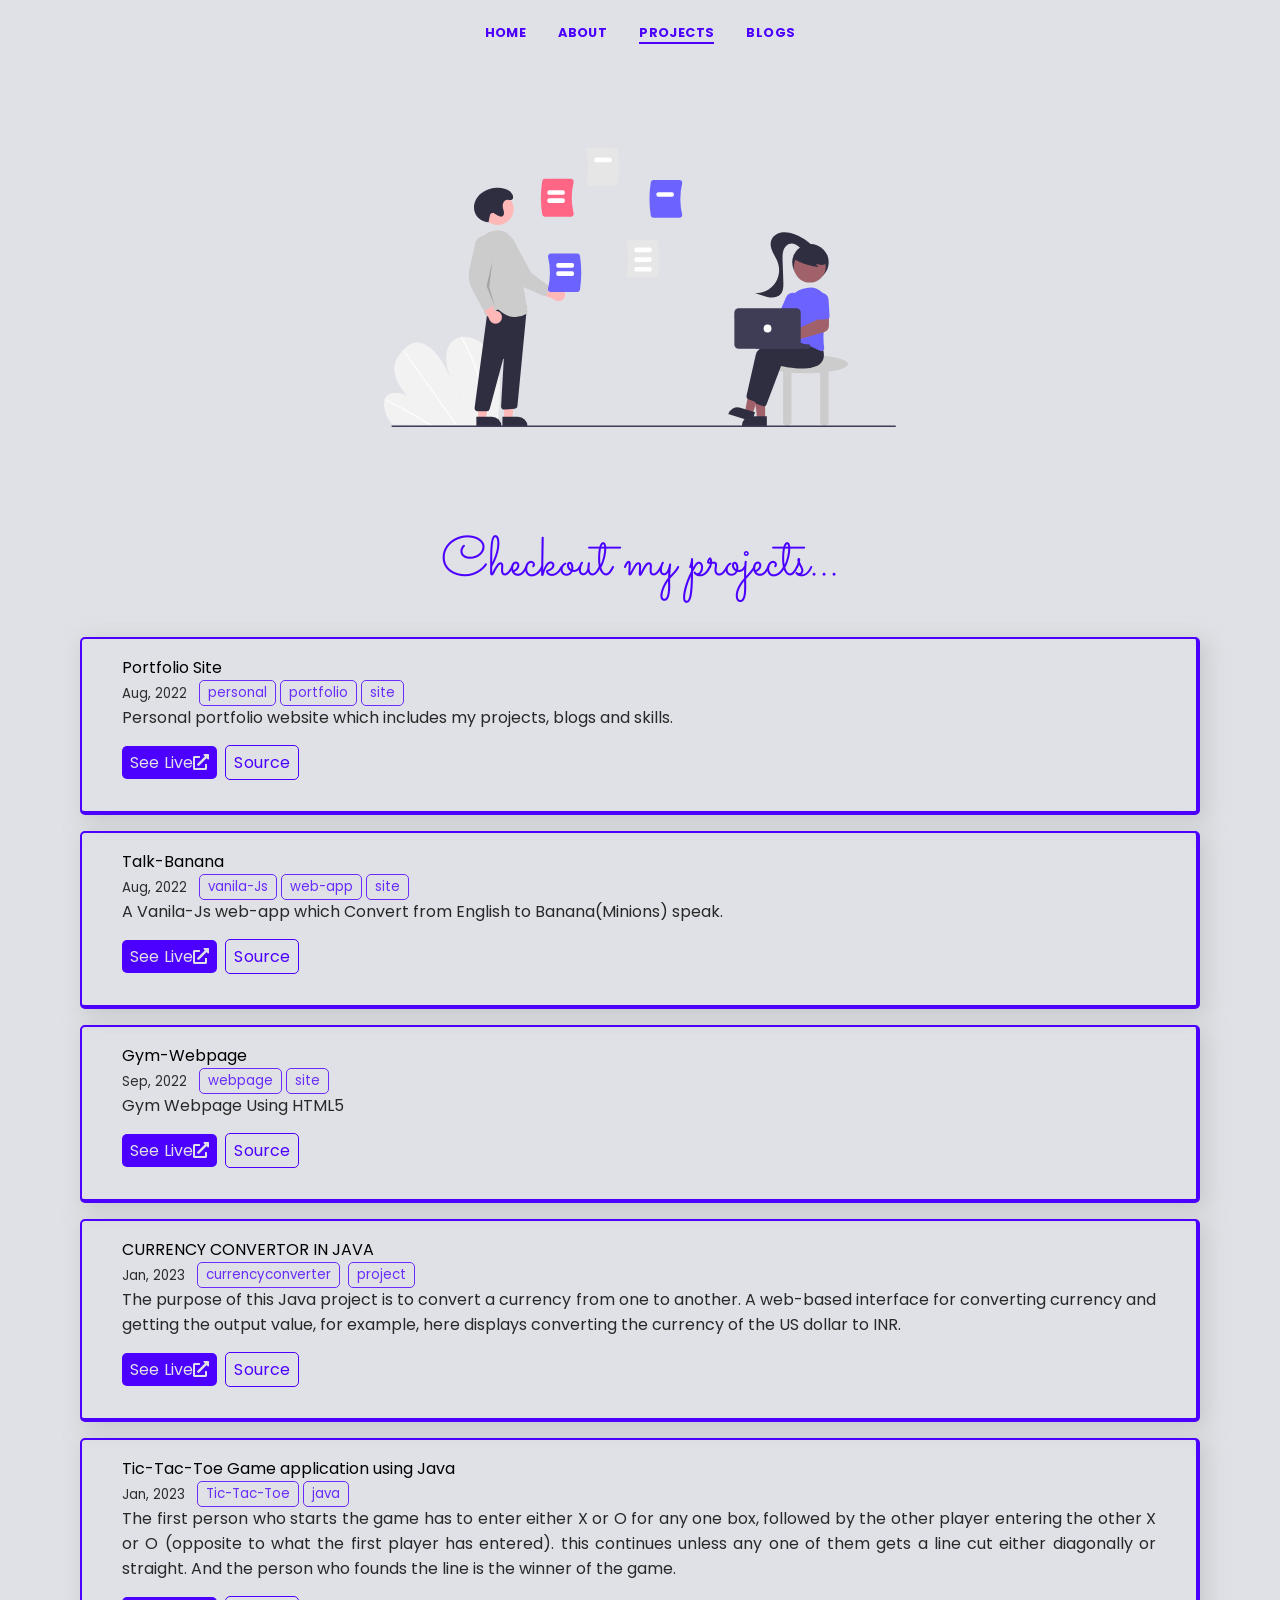
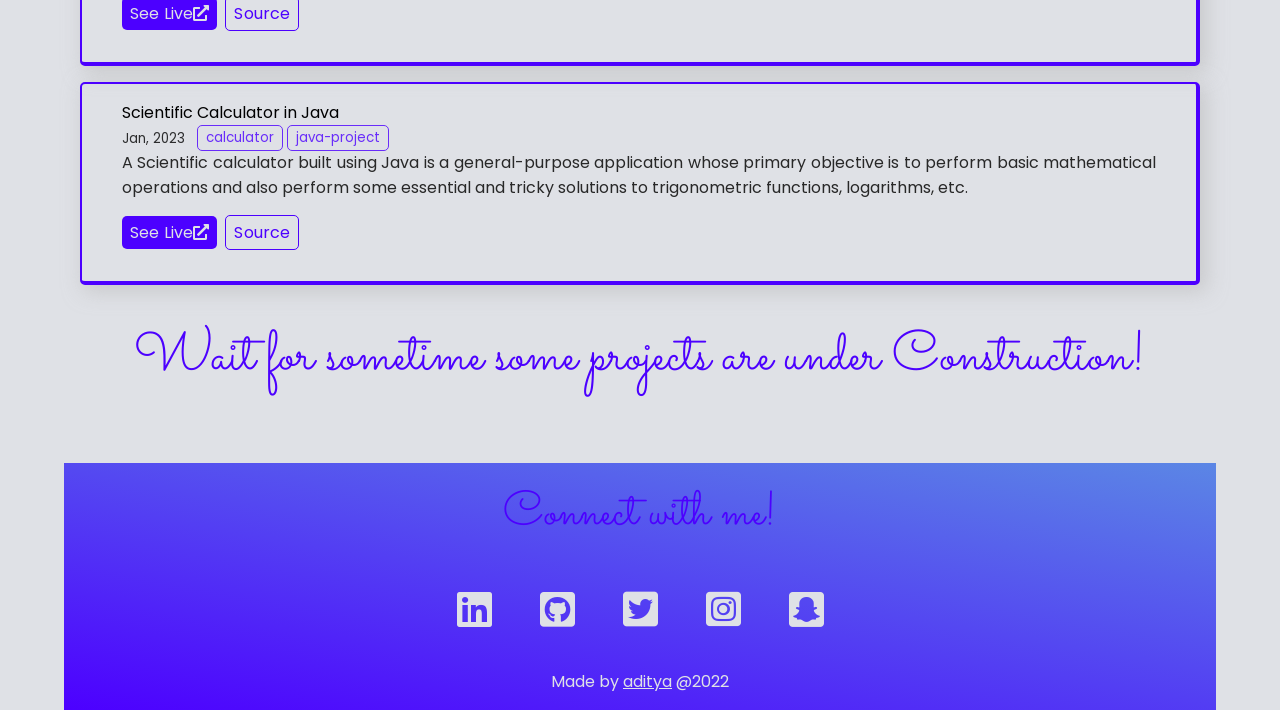
<file: projects.html>
<!DOCTYPE html>
<html lang="en">

<head>
  <meta name="author" content="Himadri Shah" />
  <meta name="description" content="Personal Portfolio of Himadri Shah" />
  <meta name="keywords" content="Portfolio, Web Development" />
  <meta charset="UTF-8" />
  <meta http-equiv="X-UA-Compatible" content="IE=edge" />
  <meta name="viewport" content="width=device-width, initial-scale=1.0" />

  <link rel="stylesheet" href="./style.css" />

  <!-- Font Awesome Downloaded -->
  <link rel="stylesheet" href="all.min.css" />

  <!-- Google Fonts -->
  <link rel="preconnect" href="https://fonts.googleapis.com" />
  <link rel="preconnect" href="https://fonts.gstatic.com" crossorigin />
  <link href="https://fonts.googleapis.com/css2?family=Poppins&display=swap" rel="stylesheet" />
  <link href="https://fonts.googleapis.com/css2?family=Sacramento&display=swap" rel="stylesheet" />

  <title>Projects | Aditya Shinde</title>
</head>

<body>
  <nav>
    <ul class="nav-links">
      <li><a onclick="window.location.href='index.html'">Home</a></li>
      <li><a onclick="window.location.href='about.html'">About</a></li>
      <li>
        <a href="#" style="border-bottom: 2px solid var(--blue)">Projects</a>
      </li>
      <li><a onclick="window.location.href='blogs.html'">Blogs</a></li>
      <!-- <li><a onclick="jumpToDiv('contact')">Contact</a></li> -->
    </ul>

    <!-- <div class="burger">
            <div class="line1"></div>
            <div class="line2"></div>
            <div class="line3"></div>
        </div> -->
  </nav>

  <div class="intro project-intro">
    <img src="./img/project.svg" alt="Project" />
  </div>

  <div class="project-section">
    <div class="title">Checkout my projects...</div>





    <!-- 
  
  <div class="wrapper">
   <div class="image">
    <img src="./img/know me.svg" alt="Me Quiz" />
  </div> 

  <div class="project-text">
    <div class="name">Do You Know Me?</div>
    <small>June, 2021 &nbsp; <span class="mark">knowMe</span></small>

    <div class="details">
      A JavaScript CLI app about me, made using readlineSync and CHALK
      dependencies.
    </div>
    <div class="button-div">
      <a
        href="https://replit.com/@himadri21/lesson-1?embed=1&output=1"
        target="_blank"
        ><button>See Live<i class="fas fa-external-link-alt"></i></button
      ></a>
      <a
        href="https://github.com/himadri2110/neoG-markOne"
        target="_blank"
        ><button class="github">Source</button></a
      >
    </div>
  </div>
</div> 

-->


    <div class="wrapper">
      <!-- <div class="image">
    <img src="./img/portfolio.png" alt="Portfolio" />
  </div> -->

      <div class="project-text">
        <div class="name">Portfolio Site</div>
        <small>Aug, 2022 &nbsp; <span class="mark">personal</span><span class="mark">portfolio</span><span
            class="mark">site</span></small>

        <div class="details">
          Personal portfolio website which includes my projects, blogs and
          skills.
        </div>
        <div class="button-div">
          <a href="https://adityaashinde.github.io/portfolio/" target="_blank"><button>See Live<i
                class="fas fa-external-link-alt"></i></button></a>
          <a href="https://github.com/adityaashinde/portfolio" target="_blank"><button
              class="github">Source</button></a>
        </div>
      </div>
    </div>

    
    <div class="wrapper">
      <!-- <div class="image">
    <img src="./img/portfolio.png" alt="Portfolio" />
  </div> -->

      <div class="project-text">
        <div class="name">Talk-Banana</div>
        <small>Aug, 2022 &nbsp; <span class="mark">vanila-Js</span><span class="mark">web-app</span><span
            class="mark">site</span></small>

        <div class="details">
          A Vanila-Js web-app which Convert from English to Banana(Minions) speak.
        </div>
        <div class="button-div">
          <a href="https://friendly-banana-talk.netlify.app/" target="_blank"><button>See Live<i
                class="fas fa-external-link-alt"></i></button></a>
          <a href="https://github.com/adityaashinde/Banana-Speak" target="_blank"><button
              class="github">Source</button></a>
        </div>
      </div>
    </div>


    <div class="wrapper">
      <!-- <div class="image">
    <img src="./img/portfolio.png" alt="Portfolio" />
  </div> -->

      <div class="project-text">
        <div class="name">Gym-Webpage</div>
        <small>Sep, 2022 &nbsp; <span class="mark">webpage</span><span class="mark">site</span></small>

        <div class="details">
          Gym Webpage Using HTML5
        </div>
        <div class="button-div">
          <a href="https://aditya-fitness.netlify.app/" target="_blank"><button>See Live<i
                class="fas fa-external-link-alt"></i></button></a>
          <a href="https://github.com/adityaashinde/gym-webpage" target="_blank"><button
              class="github">Source</button></a>
        </div>
      </div>
    </div>


    <div class="wrapper">
      <!-- <div class="image">
    <img src="./img/portfolio.png" alt="Portfolio" />
  </div> -->

      <div class="project-text">
        <div class="name">CURRENCY CONVERTOR IN JAVA</div>
        <small>Jan, 2023 &nbsp; <span class="mark">currencyconverter</span>
          <span class="mark">project</span></small>

        <div class="details">
          The purpose of this Java project is to convert a currency from one to another.
          A web-based interface for converting currency and getting the output value, for example, here displays
          converting the currency of the US dollar to INR.
        </div>
        <div class="button-div">

          <a href="https://github.com/adityaashinde/LGMVIP-Java/tree/main/Currency%20Converter%20-%20Task_01"
            target="_blank"><button>See Live<i class="fas fa-external-link-alt"></i></button></a>

          <a href="https://github.com/adityaashinde/LGMVIP-Java/tree/main/Currency%20Converter%20-%20Task_01"
            target="_blank"><button class="github">Source</button></a>
        </div>
      </div>
    </div>



    <div class="wrapper">
      <!-- <div class="image">
    <img src="./img/portfolio.png" alt="Portfolio" />
  </div> -->

      <div class="project-text">
        <div class="name">Tic-Tac-Toe Game application using Java</div>
        <small>Jan, 2023 &nbsp; <span class="mark">Tic-Tac-Toe</span><span class="mark">java</span></small>

        <div class="details">
          The first person who starts the game has to enter either X or O for any one box, followed by the other player
          entering the other X or O (opposite to what the first player has entered). this continues unless any one of
          them gets a line cut either diagonally or straight. And the person who founds the line is the winner of the
          game. </div>
        <div class="button-div">

          <a href="https://github.com/adityaashinde/LGMVIP-Java/tree/main/TIC%20TAC%20TOE%20-%20Task_02"
            target="_blank"><button>See Live<i class="fas fa-external-link-alt"></i></button></a>

          <a href="https://github.com/adityaashinde/LGMVIP-Java/tree/main/TIC%20TAC%20TOE%20-%20Task_02"
            target="_blank"><button class="github">Source</button></a>
        </div>
      </div>
    </div>


    <div class="wrapper">
      <!-- <div class="image">
    <img src="./img/portfolio.png" alt="Portfolio" />
  </div> -->

      <div class="project-text">
        <div class="name">Scientific Calculator in Java</div>
        <small>Jan, 2023 &nbsp; <span class="mark">calculator</span><span class="mark">java-project</span></small>

        <div class="details">
          A Scientific calculator built using Java is a general-purpose application whose primary objective is to
          perform basic mathematical operations and also perform some essential and tricky solutions to trigonometric
          functions, logarithms, etc.</div>
        <div class="button-div">

          <a href="https://github.com/adityaashinde/LGMVIP-Java/tree/main/Scientific%20Calculator%20-%20Task_03"
            target="_blank"><button>See Live<i class="fas fa-external-link-alt"></i></button></a>

          <a href="https://github.com/adityaashinde/LGMVIP-Java/tree/main/Scientific%20Calculator%20-%20Task_03"
            target="_blank"><button class="github">Source</button></a>
        </div>
      </div>
    </div>


    <!-- 
<div class="wrapper">
 <div class="image">
    <img src="./img/india-quiz.png" alt="India Quiz" />
  </div>

  <div class="project-text">
    <div class="name">Know India?</div>
    <small>June, 2021 &nbsp; <span class="mark">IndiaQuiz</span></small>

    <div class="details">
      A JavaScript CLI app about India, made using readlineSync and
      CHALK dependencies.
    </div>
    <div class="button-div">
      <a
        href="https://replit.com/@himadri21/assignment-lesson-1?embed=1&output=1"
        target="_blank"
        ><button>See Live<i class="fas fa-external-link-alt"></i></button
      ></a>
      <a
        href="https://github.com/himadri2110/neoG-markTwo"
        target="_blank"
        ><button class="github">Source</button></a
      >
    </div>
  </div>
</div>

 -->


    <div class="title">Wait for sometime some projects are under Construction!</div>




    <div class="contact-section">
      <div class="title">Connect with me!</div>

      <div class="contact">

        <a href="https://www.linkedin.com/in/aditya-shinde-77286121b" target="_blank" title="LinkedIn"><i
            class="fab fa-linkedin"></i></a>

        <a href="https://github.com/adityaashinde" target="_blank" title="GitHub"><i
            class="fab fa-github-square"></i></a>

        <a href="https://twitter.com/_adii_shinde_?t=_hqSaFbD4zFum2_1Gw9LAA&s=09" target="_blank" title="Twitter"><i
            class="fab fa-twitter-square"></i></a>

        <a href="https://www.instagram.com/adii_shinde_/" target="_blank" title="Instagram"><i
            class="fab fa-instagram-square"></i></a>

        <a href="https://www.snapchat.com/add/adii_shinde87?share_id=FFdzJi6LmEU&locale=en-GB" target="_blank"
          title="Snapchat"><i class="fab fa-snapchat-square"></i></a>
      </div>


      <div class="footer">Made by <u>aditya</u> @2022</div>
    </div>


    <!-- Scroll to Top -->
    <div class="scroll-to-top">
      <i class="fas fa-chevron-circle-up" onclick="scrollToTop()"></i>
    </div>

    <!-- jQuery CDN -->
    <script src="https://ajax.googleapis.com/ajax/libs/jquery/3.6.0/jquery.min.js"></script>

    <script src="./main.js"></script>
</body>

</html>
</file>
<file: style.css>
:root {
    --dark-bg: rgb(40, 40, 40);
    --light-bg: #dfe1e6;
    --blue: #4c00ff;
    --light-blue: #5b86e5;
  
    --border-radius: 5px;
    --box-shadow: 5px 5px 20px 2px #b8b8b891;
  
    --yellow: #ffffff;
  
    --poppins: "Poppins", sans-serif;
    --sacramento: "Sacramento", cursive;
  }
  
  * {
    margin: 0;
    padding: 0;
    box-sizing: border-box;
    font-family: var(--poppins);
  }
  
  /* Scroll to Top Button */
  
  .scroll-to-top {
    display: none;
    position: fixed;
    bottom: 4vh;
    right: 3vw;
    color: var(--blue);
    /* box-shadow: var(--box-shadow); */
    margin: 0.5rem;
    font-size: 2rem;
    cursor: pointer;
  }
  
  /* Custom Scrollbar */
  
  ::-webkit-scrollbar {
    width: 12px;
    height: 7px;
  }
  
  ::-webkit-scrollbar-track {
    background-color: var(--light-bg);
  }
  
  ::-webkit-scrollbar-thumb {
    background-color: var(--blue);
    border-radius: var(--border-radius);
  }
  
  body {
    background-color: var(--light-bg);
    min-height: 100vh;
    overflow-x: hidden;
  }
  
  .blog-wrapper {
    margin: 0 1rem;
  }
  
  .blog-page {
    margin: auto;
    max-width: 700px;
    color: rgb(40, 40, 40);
    text-align: justify;
  }
  
  h1 {
    color: var(--blue);
  }
  
  h2 {
    margin: 2rem 0 1rem 0;
  }
  
  code,
  pre {
    font-family: monospace;
    background-color: #b8b8b891;
    color: var(--dark-bg);
    border-radius: var(--border-radius);
    padding: 0.25rem;
    overflow: auto;
  }
  
  pre {
    margin: 1rem 0;
    padding: 1rem;
  }
  
  img.blog-movie-image {
    width: 100%;
    height: auto;
    margin: 1rem 0;
    border-radius: var(--border-radius);
  }
  
  nav {
    /* position: sticky;
      top: 0; 
      z-index: 99; */
    display: flex;
    justify-content: space-evenly;
    align-items: center;
    margin-bottom: 1rem;
    padding: 0.5rem;
    background-color: var(--light-bg);
  }
  
  nav ul {
    display: flex;
    flex-direction: row;
    list-style: none;
  }
  
  nav ul li a {
    display: inline-block;
    margin: 1rem;
    font-size: 0.8rem;
    font-weight: bold;
    text-transform: uppercase;
    letter-spacing: 0.025rem;
    color: var(--blue);
    text-decoration: none;
    cursor: pointer;
  }
  
  /* .burger {
      cursor: pointer;
      display: none;
  }
  
  .burger div {
      width: 25px;
      height: 3px;
      margin: 3px;
      border-radius: 20rem;
      background-color: var(--blue);
  }
  
  .burger .line3 {
      width: 15px; 
      margin-left: 15px;
  } */
  
  .intro {
    display: flex;
    align-items: center;
    margin: 5rem;
  }
  
  .project-intro,
  .blog-intro,
  .about-intro {
    justify-content: center;
  }
  
  .intro .text {
    flex: 50%;
  }
  
  .intro .name {
    font-size: 4.5rem;
    color: var(--blue);
    font-family: var(--sacramento);
    text-shadow: 2px 2px var(--light-blue);
  }
  
  .intro img {
    float: right;
    height: auto;
    width: 40vw;
  }
  
  /* .about-intro img {
      width: 30vw;
  } */
  
  .blog-intro img {
    width: 30vw;
  }
  
  .designation {
    font-size: 1.6rem;
    font-weight: bold;
    color: var(--light-blue);
  }
  
  .action,
  .about-section-home button,
  .wrapper button,
  .blog-section button,
  .home-content button {
    letter-spacing: 0.01rem;
    font-size: 1rem;
    padding: 0.5rem;
    margin: 1rem 0;
    border-radius: var(--border-radius);
    color: var(--light-bg);
    background-color: var(--blue);
    outline: none;
    border: none;
    cursor: pointer;
  }
  
  .about-section-home button {
    color: var(--blue);
    background-color: var(--light-bg);
  }
  
  .about-section-home,
  .contact-section {
    margin: 3rem 0;
    background-image: linear-gradient(190deg, var(--light-blue), var(--blue));
    color: var(--light-bg);
  }
  
  .about-section .title,
  .skill-section .title,
  .project-section .title,
  .contact-section .title,
  .blog-section .title,
  .about-section-home .title,
  .project-section-home .title,
  .blog-section-home .title {
    text-align: center;
    font-size: 3.5rem;
    padding: 1rem;
    font-family: var(--sacramento);
  }
  
  .hr hr,
  .about-section hr {
    margin: 0 5rem;
    height: 0.01rem;
    border-width: 0;
    background-color: var(--light-bg);
  }
  
  .about-section hr {
    background-color: var(--blue);
  }
  
  .about {
    margin: 0 5rem;
    display: flex;
    align-items: center;
    border-top: 2px solid var(--light-blue);
  }
  
  .about .text {
    text-align: justify;
    margin: 2rem;
  }
  
  .about img {
    border-radius: 50%;
    width: 12rem;
    margin: 2rem;
    border-top: 2px solid var(--light-blue);
  }
  
  .skill-section {
    margin: 2rem 0;
  }
  
  .skill-section ul.skill,
  .skill-section .wrapper {
    display: flex;
    justify-content: center;
    align-items: center;
    flex-wrap: wrap;
    margin: 1rem;
  }
  
  .skill-section .wrapper {
    flex-direction: column;
  }
  
  .skill-section i {
    font-size: 60px;
    padding: 1rem;
  }
  
  .skill-section .name {
    color: var(--dark-bg);
  }
  
  .project-section {
    padding: 0 4rem;
  }
  
  .about-section .title,
  .skill-section .title,
  .project-section .title,
  .blog-section .title,
  .project-section-home .title,
  .blog-section-home .title {
    color: var(--blue);
  }
  
  .project-section .project {
    display: flex;
    flex-direction: row;
    flex-wrap: wrap;
    justify-content: space-around;
  }
  
  /* .project-section .wrapper {
      width: 40%;
      border-right: 4px solid var(--blue);
      border-bottom: 4px solid var(--blue);
      border-top: 2px solid var(--blue);
      border-left: 2px solid var(--blue);
      border-radius: var(--border-radius);
      padding: 1rem;
      margin: 1rem 0;
      box-shadow: var(--box-shadow);
  } */
  
  .project-section .wrapper {
    display: flex;
    align-items: stretch;
    box-shadow: var(--box-shadow);
    border-right: 4px solid var(--blue);
    border-bottom: 4px solid var(--blue);
    border-top: 2px solid var(--blue);
    border-left: 2px solid var(--blue);
    border-radius: var(--border-radius);
    margin: 1rem;
    padding: 1rem;
  }
  
  .project-section .wrapper .image {
    flex: 45%;
  }
  
  .project-section .wrapper img {
    width: 100%;
    height: auto;
    image-rendering: auto;
    border-radius: var(--border-radius);
  }
  
  .project-section .project-text {
    margin: 0 1.5rem;
    flex: 55%;
  }
  
  .project .name {
    font-family: var(--poppins);
    font-size: 1.75rem;
    margin-bottom: 0.5rem;
    color: var(--blue);
  }
  
  .project .details {
    margin-top: 0.5rem;
  }
  
  .mark,
  button.github,
  button.read-now {
    color: var(--blue);
    border: 1px solid var(--blue);
    background-color: var(--light-bg);
    border-radius: var(--border-radius);
    padding: 0.15rem 0.5rem;
    margin: 0 0.25rem;
  }
  
  .mark {
    margin: 0 0.25rem 0 0;
  }
  
  .about .text,
  .about-section p,
  .wrapper .details,
  .blog-section .content,
  .home-content {
    font-size: 1rem;
    text-align: justify;
    color: var(--dark-bg);
  }
  
  .about .text {
    color: var(--light-bg);
  }
  
  .wrapper button,
  .blog-section button {
    padding: 0.25rem 0.5rem;
  }
  
  .wrapper button a {
    text-decoration: none;
  }
  
  .blog-section {
    max-width: 800px;
    margin: auto;
  }
  
  .blog-section .blog,
  .about-section {
    padding: 0;
    margin: 2rem;
    box-shadow: var(--box-shadow);
    border-right: 4px solid var(--blue);
    border-left: 2px solid var(--blue);
    /* border-top: 2px solid var(--blue); */
    border-radius: var(--border-radius);
    border-bottom: 4px solid var(--blue);
    outline: none;
  }
  
  .about-section {
    border-top: 2px solid var(--blue);
  }
  
  .about-section .text {
    padding: 1rem;
  }
  
  .about-section p {
    padding: 0.5rem;
  }
  
  .blog-section .name {
    width: 100%;
    font-size: 1.5rem;
    background-image: linear-gradient(190deg, var(--light-blue), var(--blue));
    color: var(--light-bg);
    margin-bottom: 1rem;
    padding: 1rem;
  }
  
  .project-section small,
  .blog-section small {
    opacity: 0.8;
  }
  
  .blog-section small {
    margin: 0 1rem;
  }
  
  .blog-section .content {
    width: 100%;
    margin: 0;
    padding: 1rem;
  }
  
  .blog i,
  .project i {
    padding-left: 0.35rem;
  }
  
  .project-home,
  .blog-home {
    margin: 2rem auto;
    padding: 1rem;
    width: 50%;
    border-radius: var(--border-radius);
    border-right: 4px solid var(--blue);
    border-left: 2px solid var(--blue);
    border-top: 2px solid var(--blue);
    border-bottom: 4px solid var(--blue);
  }
  
  .contact-section {
    margin-bottom: 0;
  }
  
  /* .about-section:before , .project-section:before, .blog-section:before, .contact-section:before{ 
      content: "";
      background: var(--light-bg);
      display: block;
      margin-top: -60px;
      padding-top: 60px;
  } */
  
  .contact-section .title {
    font-size: 3rem;
  }
  
  .contact {
    display: flex;
    justify-content: center;
  }
  
  .contact a {
    cursor: default;
  }
  
  .contact i {
    color: var(--light-bg);
    margin: 1.5rem;
    font-size: 2.5rem;
    cursor: pointer;
  }
  
  .contact-section .footer {
    font-size: 1rem;
    padding: 1rem;
    text-align: center;
    color: var(--light-bg);
  }
  
  /* MEDIA QUERIES */
  
  @media (max-width: 1200px) {
    /* fully Done */
  
    .intro {
      margin: 3.5rem;
    }
    .intro .name {
      font-size: 3.75rem;
    }
    .designation {
      font-size: 1.3rem;
    }
    .action,
    .about-section-home button,
    .wrapper button,
    .blog-section button,
    .home-content button {
      font-size: 0.8rem;
    }
    .intro img {
      width: 50%;
    }
  }
  
  @media (max-width: 992px) {
    .intro img {
      width: 55vw;
    }
  
    .about-section .title,
    .skill-section .title,
    .project-section .title,
    .contact-section .title,
    .blog-section .title,
    .about-section-home .title,
    .project-section-home .title,
    .blog-section-home .title {
      font-size: 3rem;
      padding: 0.8rem;
    }
    .about {
      margin: 0 4rem;
    }
  
    .project-section {
      padding: 0 3rem;
    }
    .project-section .wrapper {
      flex-direction: column;
      width: 60%;
      padding: 1rem;
      margin: 1rem 0;
    }
    .project .project-text {
      margin: 0;
    }
    .project .name {
      font-size: 1.5rem;
      margin: 0.5rem 0;
    }
  
    .project-home,
    .blog-home {
      width: 70%;
    }
  }
  
  @media (max-width: 900px) {
    .about {
      flex-direction: column;
    }
    .about .text {
      margin-top: 0;
    }
    /* .about img {
          width: 8rem;
      }
   */
  }
  
  @media (max-width: 768px) {
    .intro {
      flex-direction: column-reverse;
      margin: 2.5rem;
      margin-top: 0;
    }
    .intro .name {
      font-size: 4rem;
    }
    .intro img {
      width: 60vw;
    }
    .intro .text {
      margin-top: 1.5rem;
    }
    .about {
      margin: 0 3rem;
    }
    .about .text {
      margin: 1.5rem;
    }
    .project-section .project {
      align-items: center;
    }
    .project-section {
      padding: 0 2rem;
    }
    .project-section .wrapper {
      width: 60%;
    }
  
    .skill-section ul.skill,
    .skill-section .wrapper {
      display: flex;
      justify-content: center;
      align-items: center;
      flex-wrap: wrap;
      margin: 0.75rem;
    }
  }
  
  @media (max-width: 600px) {
    body.no-overflow {
      overflow-y: hidden;
    }
    /* nav {
          flex-direction: column-reverse;
      }
      .nav-links {
          position: fixed;
          display: flex;
          flex-direction: column;
          justify-content: flex-start;
          align-items: center;
          top: 7vh;
          height: 93vh;
          width: 100vw;
          background-color: var(--light-bg);
          color: var(--blue);
          transform: translateY(-100vh);
          transition: all 0.7s ease;
      } 
          .nav-links.open {
          transform: translateY(0vh);
      }
      .burger {
          display: inline-flex;
          flex-direction: column;
          align-items: flex-end;
          width: 100%;
          height: 5vh;
      } */
    .about-section .title,
    .skill-section .title,
    .project-section .title,
    .contact-section .title,
    .blog-section .title,
    .about-section-home .title,
    .project-section-home .title,
    .blog-section-home .title {
      font-size: 2.5rem;
      padding: 0.6rem;
    }
    .about {
      margin: 0 2rem;
    }
    .hr hr {
      margin: 0 3rem;
    }
    .about .text,
    .about-section p,
    .project .details,
    .blog .content,
    .home-content {
      font-size: 0.9rem;
    }
    .project-section {
      padding: 0 1rem;
    }
    .project-section .wrapper {
      width: 85%;
    }
    .project .name,
    .blog .name {
      font-size: 1.35rem;
    }
  
    .blog-section .blog,
    .about-section {
      margin: 2rem 1rem;
    }
    .project-home,
    .blog-home {
      width: 80%;
    }
    .contact i {
      margin: 1rem;
      font-size: 2rem;
    }
    .contact-section .footer {
      padding: 1rem;
    }
  }
  
  @media (max-width: 480px) {
    .nav-links a {
      font-size: 0.7rem;
    }
  
    .intro {
      margin: 1rem;
    }
    .intro .name {
      font-size: 2.75rem;
      text-shadow: 1px 1px var(--light-blue);
    }
    .designation {
      font-size: 1rem;
    }
    .action,
    .about-section-home button,
    .wrapper button,
    .blog-section button,
    .home-content button {
      padding: 0.25rem 0.5rem;
      margin: 0.5rem 0;
    }
    .intro img {
      width: 70vw;
    }
    .intro .text {
      margin-top: 1rem;
    }
    .about {
      margin: 0 1.5rem;
    }
    .hr hr {
      margin: 0 2rem;
    }
    .about .text {
      margin: 0;
      margin-bottom: 1rem;
      font-size: 0.75rem;
    }
  
    .project-section .wrapper {
      width: 95%;
    }
  
    .contact-section .footer {
      font-size: 0.9rem;
    }
  }
</file>
